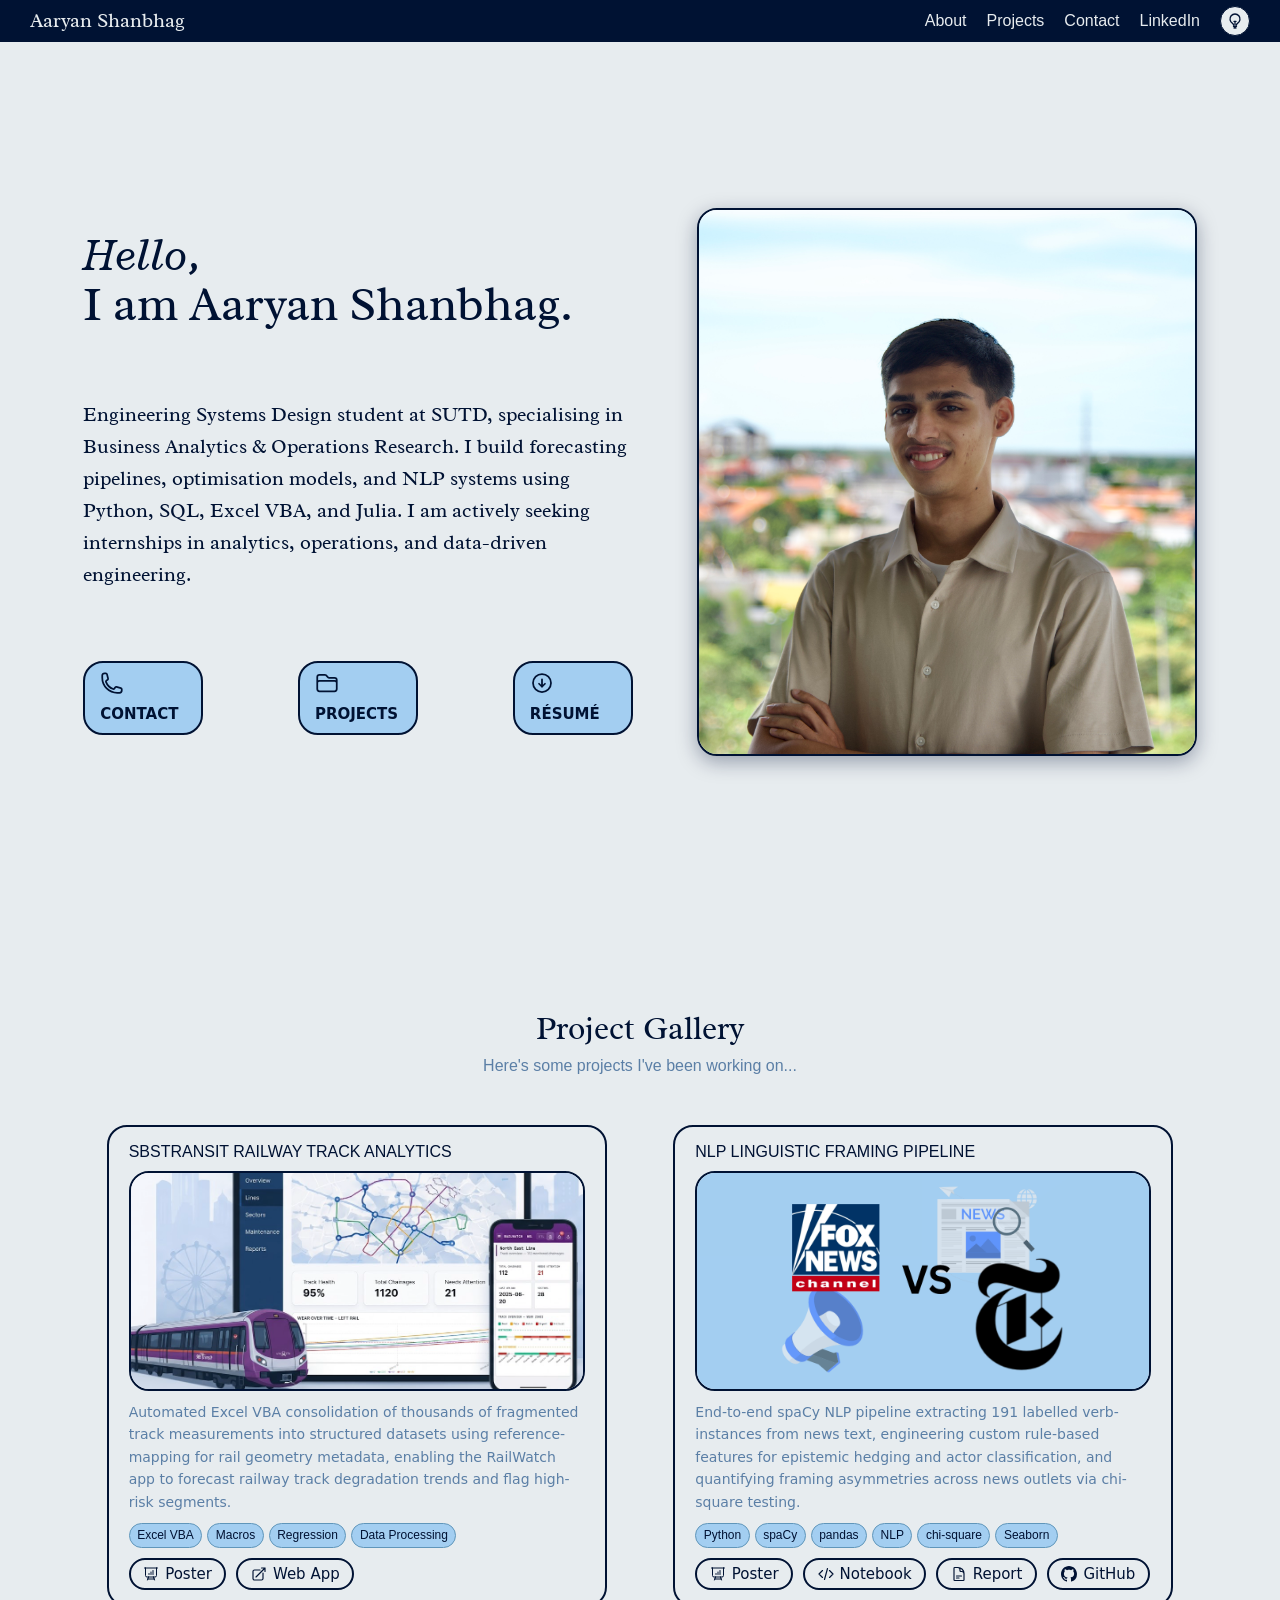
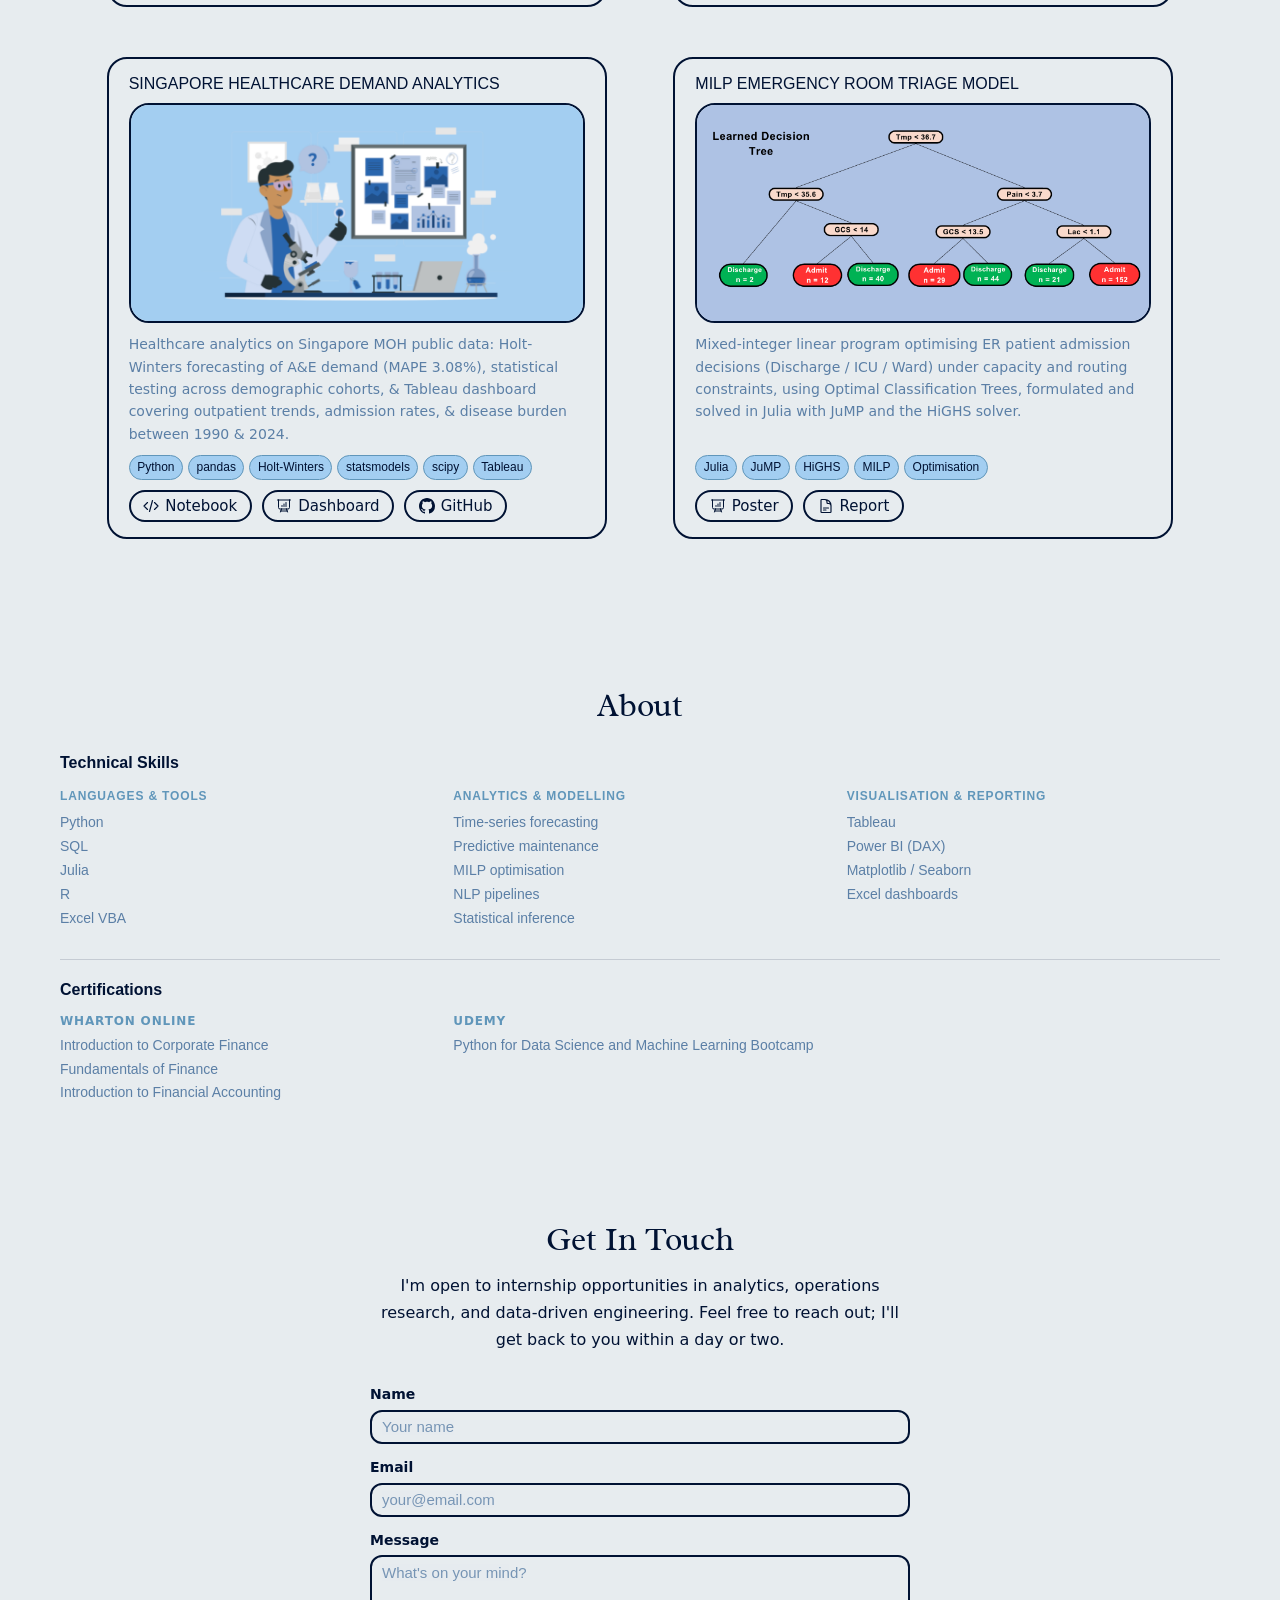
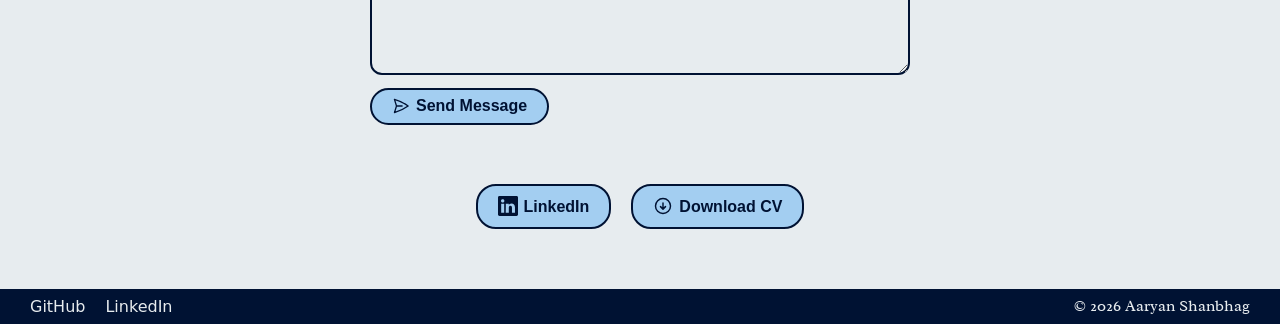
<file: index.html>
<!DOCTYPE html>
<html lang="en">

<head>
    <meta charset="UTF-8" />
    <meta name="viewport" content="width=device-width, initial-scale=1.0" />
    <meta name="theme-color" id="theme-color" content="#001233" />
    <title>Aaryan Shanbhag | Engineering Systems Design | SUTD Portfolio</title>
    <meta name="description"
        content="Aaryan Shanbhag — Engineering Systems Design student at SUTD specialising in Business Analytics and Operations Research. Portfolio of data analytics, forecasting, NLP, and optimisation projects using Python, SQL, Excel, and Julia." />
    <meta name="keywords"
        content="Aaryan Shanbhag, SUTD, Engineering Systems Design, Business Analytics, Operations Research, Python, data analytics, forecasting, optimisation, internship, Singapore" />
    <link rel="canonical" href="https://aaryanshb.github.io/" />
    <meta name="google-site-verification" content="KvdBlUunoIaz4lOn9QxblLStWUXUm6i-8aeHoLUm9eo" />

    <!-- Open Graph -->
    <meta property="og:type" content="website" />
    <meta property="og:url" content="https://aaryanshb.github.io/" />
    <meta property="og:title" content="Aaryan Shanbhag | Engineering Systems Design | SUTD" />
    <meta property="og:description"
        content="Portfolio of data analytics, forecasting, NLP, and optimisation projects. Engineering Systems Design student at SUTD seeking internships in analytics and operations." />
    <meta property="og:image" content="https://aaryanshb.github.io/profile.jpg" />

    <!-- Twitter Card -->
    <meta name="twitter:card" content="summary_large_image" />
    <meta name="twitter:title" content="Aaryan Shanbhag | Engineering Systems Design | SUTD" />
    <meta name="twitter:description"
        content="Portfolio of data analytics, forecasting, NLP, and optimisation projects." />
    <meta name="twitter:image" content="https://aaryanshb.github.io/profile.jpg" />

    <!-- Structured Data -->
    <script type="application/ld+json">
    {
      "@context": "https://schema.org",
      "@type": "Person",
      "name": "Aaryan Shanbhag",
      "url": "https://aaryanshb.github.io",
      "email": "aaryan6104@gmail.com",
      "sameAs": [
        "https://www.linkedin.com/in/aaryanshb",
        "https://github.com/aaryanshb"
      ],
      "jobTitle": "Engineering Systems Design Student",
      "description": "Engineering Systems Design student at SUTD specialising in Business Analytics and Operations Research. Experienced in time-series forecasting, NLP pipelines, predictive maintenance, and optimisation modelling.",
      "alumniOf": {
        "@type": "EducationalOrganization",
        "name": "Singapore University of Technology and Design",
        "url": "https://www.sutd.edu.sg"
      },
      "knowsAbout": [
        "Business Analytics", "Operations Research", "Data Analytics",
        "Time-Series Forecasting", "NLP", "Predictive Maintenance",
        "Mathematical Optimisation", "Python", "SQL", "Excel VBA", "Julia"
      ]
    }
    </script>

    <link rel="stylesheet" href="https://cdnjs.cloudflare.com/ajax/libs/font-awesome/6.5.0/css/all.min.css">
    <link rel="stylesheet" href="styles.css" />

</head>

<body>

    <header>
        <nav class="navbar">
            <a class="brand" href="#">Aaryan Shanbhag</a>

            <ul class="nav-links">
                <li><a href="#about">About</a></li>
                <li><a href="#projects">Projects</a></li>
                <li><a href="#contact" class="nav-cta">Contact</a></li>
                <li><a href="https://www.linkedin.com/in/aaryanshb" target="_blank"
                        rel="noopener noreferrer">LinkedIn</a></li>
                <li><button class="theme-toggle" aria-label="Toggle theme">
                        <svg xmlns="http://www.w3.org/2000/svg" fill="none" viewBox="0 0 24 24" stroke-width="2"
                            stroke="currentColor" width="16" height="16">
                            <path stroke-linecap="round" stroke-linejoin="round"
                                d="M12 18v-5.25m0 0a6.01 6.01 0 0 0 1.5-.189m-1.5.189a6.01 6.01 0 0 1-1.5-.189m3.75 7.478a12.06 12.06 0 0 1-4.5 0m3.75 2.383a14.406 14.406 0 0 1-3 0M14.25 18v-.192c0-.983.658-1.823 1.508-2.316a7.5 7.5 0 1 0-7.517 0c.85.493 1.509 1.333 1.509 2.316V18" />
                        </svg>
                    </button>
                </li>
            </ul>

        </nav>

        <div class="hero">

            <div class="hero-info">
                <div class="hero-heading">
                    <h1><em>Hello,</em><br />I am Aaryan Shanbhag.</h1>
                </div>

                <div class="hero-about">
                    <p>
                        Engineering Systems Design student at SUTD, specialising in
                        Business Analytics &amp; Operations Research. I build forecasting
                        pipelines, optimisation models, and NLP systems using Python,
                        SQL, Excel VBA, and Julia. I am actively seeking internships
                        in analytics, operations, and data-driven engineering.
                    </p>
                </div>

                <div class="hero-actions">

                    <a href="#contact" class="btn contact-me">
                        <span>
                            <svg xmlns="http://www.w3.org/2000/svg" fill="none" viewBox="0 0 24 24" stroke-width="1.75"
                                stroke="currentColor" width="24" height="24">
                                <path stroke-linecap="round" stroke-linejoin="round"
                                    d="M2.25 6.75c0 8.284 6.716 15 15 15h2.25a2.25 2.25 0 0 0 2.25-2.25v-1.372c0-.516-.351-.966-.852-1.091l-4.423-1.106c-.44-.11-.902.055-1.173.417l-.97 1.293c-.282.376-.769.542-1.21.38a12.035 12.035 0 0 1-7.143-7.143c-.162-.441.004-.928.38-1.21l1.293-.97c.363-.271.527-.734.417-1.173L6.963 3.102a1.125 1.125 0 0 0-1.091-.852H4.5A2.25 2.25 0 0 0 2.25 4.5v2.25Z" />
                            </svg>
                            CONTACT
                        </span>
                    </a>
                    <a href="#projects" class="btn view-projects">
                        <span>
                            <svg xmlns="http://www.w3.org/2000/svg" fill="none" viewBox="0 0 24 24" stroke-width="1.75"
                                stroke="currentColor" width="24" height="24">
                                <path stroke-linecap="round" stroke-linejoin="round"
                                    d="M2.25 12.75V12A2.25 2.25 0 0 1 4.5 9.75h15A2.25 2.25 0 0 1 21.75 12v.75m-8.69-6.44-2.12-2.12a1.5 1.5 0 0 0-1.061-.44H4.5A2.25 2.25 0 0 0 2.25 6v12a2.25 2.25 0 0 0 2.25 2.25h15A2.25 2.25 0 0 0 21.75 18V9a2.25 2.25 0 0 0-2.25-2.25h-5.379a1.5 1.5 0 0 1-1.06-.44Z" />
                            </svg>
                            PROJECTS
                        </span>
                    </a>
                    <a href="aaryanshb_cv.pdf" class="btn dwnload-cv" target="_blank" rel="noopener noreferrer"
                        aria-label="Open résumé">
                        <span>
                            <svg xmlns="http://www.w3.org/2000/svg" fill="none" viewBox="0 0 24 24" stroke-width="1.75"
                                stroke="currentColor" width="24" height="24">
                                <path stroke-linecap="round" stroke-linejoin="round"
                                    d="m9 12.75 3 3m0 0 3-3m-3 3v-7.5M21 12a9 9 0 1 1-18 0 9 9 0 0 1 18 0Z" />
                            </svg>
                            RÉSUMÉ
                        </span>
                    </a>
                </div>

            </div>

            <div class="hero-image">
                <img src="profile.jpg" alt="Portrait of Aaryan" height=3328 width=3033 />
            </div>

        </div>
    </header>

    <section id="projects" class="projects">

        <h2>Project Gallery</h2>
        <h3 class="section-subheading">
            Here's some projects I've been working on...
        </h3>

        <div class="projects-grid">

            <!-- SBSTransit Railway Analytics -->
            <article class="project-card">
                <h3>SBSTRANSIT RAILWAY TRACK ANALYTICS</h3>
                <img src="project-illustrations/sbstransit-illustration.png"
                    alt="RailWatch dashboard showing track health across SBS Transit lines" />
                <p>Automated Excel VBA consolidation of thousands of fragmented track measurements into
                    structured datasets using reference-mapping for rail geometry metadata, enabling the
                    RailWatch app to forecast railway track degradation trends and flag high-risk segments.</p>
                <div class="project-tags">
                    <span class="tag">Excel VBA</span>
                    <span class="tag">Macros</span>
                    <span class="tag">Regression</span>
                    <span class="tag">Data Processing</span>
                </div>
                <div class="project-card-actions">
                    <a href="project-docs/sbstransit-poster.pdf" class="btn" target="_blank"
                        rel="noopener noreferrer">
                        <svg xmlns="http://www.w3.org/2000/svg" fill="none" viewBox="0 0 24 24" stroke-width="1.5"
                            stroke="currentColor" width="16" height="16">
                            <path stroke-linecap="round" stroke-linejoin="round"
                                d="M3.75 3v11.25A2.25 2.25 0 0 0 6 16.5h2.25M3.75 3h-1.5m1.5 0h16.5m0 0h1.5m-1.5 0v11.25A2.25 2.25 0 0 1 18 16.5h-2.25m-7.5 0h7.5m-7.5 0-1 3m8.5-3 1 3m0 0 .5 1.5m-.5-1.5h-9.5m0 0-.5 1.5M9 11.25v1.5M12 9v3.75m3-6v6" />
                        </svg>
                        <span>Poster</span>
                    </a>
                    <a href="https://railwatch-demo.onrender.com/" class="btn" target="_blank"
                        rel="noopener noreferrer">
                        <svg xmlns="http://www.w3.org/2000/svg" fill="none" viewBox="0 0 24 24" stroke-width="1.75"
                            stroke="currentColor" width="16" height="16">
                            <path stroke-linecap="round" stroke-linejoin="round"
                                d="M13.5 6H5.25A2.25 2.25 0 0 0 3 8.25v10.5A2.25 2.25 0 0 0 5.25 21h10.5A2.25 2.25 0 0 0 18 18.75V10.5m-10.5 6L21 3m0 0h-5.25M21 3v5.25" />
                        </svg>
                        <span>Web App</span>
                    </a>
                </div>
            </article>

            <!-- NLP Linguistic Framing -->
            <article class="project-card">
                <h3>NLP LINGUISTIC FRAMING PIPELINE</h3>
                <img src="project-illustrations/nlp-illustration.png"
                    alt="NLP pipeline for linguistic framing analysis" />
                <p>End-to-end spaCy NLP pipeline extracting 191 labelled verb-instances from news text,
                    engineering custom rule-based features for epistemic hedging and actor classification,
                    and quantifying framing asymmetries across news outlets via chi-square testing.</p>
                <div class="project-tags">
                    <span class="tag">Python</span>
                    <span class="tag">spaCy</span>
                    <span class="tag">pandas</span>
                    <span class="tag">NLP</span>
                    <span class="tag">chi-square</span>
                    <span class="tag">Seaborn</span>
                </div>
                <div class="project-card-actions">
                    <a href="project-docs/nlp-poster.pdf" class="btn" target="_blank" rel="noopener noreferrer">
                        <svg xmlns="http://www.w3.org/2000/svg" fill="none" viewBox="0 0 24 24" stroke-width="1.5"
                            stroke="currentColor" width="16" height="16">
                            <path stroke-linecap="round" stroke-linejoin="round"
                                d="M3.75 3v11.25A2.25 2.25 0 0 0 6 16.5h2.25M3.75 3h-1.5m1.5 0h16.5m0 0h1.5m-1.5 0v11.25A2.25 2.25 0 0 1 18 16.5h-2.25m-7.5 0h7.5m-7.5 0-1 3m8.5-3 1 3m0 0 .5 1.5m-.5-1.5h-9.5m0 0-.5 1.5M9 11.25v1.5M12 9v3.75m3-6v6" />
                        </svg>
                        <span>Poster</span>
                    </a>
                    <a href="https://colab.research.google.com/drive/1ZUarHT06fX9YOzjZWnN3bUkYdcg-YqaU" class="btn"
                        target="_blank" rel="noopener noreferrer">
                        <svg xmlns="http://www.w3.org/2000/svg" fill="none" viewBox="0 0 24 24" stroke-width="1.75"
                            stroke="currentColor" width="16" height="16">
                            <path stroke-linecap="round" stroke-linejoin="round"
                                d="M17.25 6.75 22.5 12l-5.25 5.25m-10.5 0L1.5 12l5.25-5.25m7.5-3-4.5 16.5" />
                        </svg>
                        <span>Notebook</span>
                    </a>
                    <a href="project-docs/nlp-report.pdf" class="btn" target="_blank" rel="noopener noreferrer">
                        <svg xmlns="http://www.w3.org/2000/svg" fill="none" viewBox="0 0 24 24" stroke-width="1.75"
                            stroke="currentColor" width="16" height="16">
                            <path stroke-linecap="round" stroke-linejoin="round"
                                d="M19.5 14.25v-2.625a3.375 3.375 0 0 0-3.375-3.375h-1.5A1.125 1.125 0 0 1 13.5 7.125v-1.5a3.375 3.375 0 0 0-3.375-3.375H8.25m0 12.75h7.5m-7.5 3H12M10.5 2.25H5.625c-.621 0-1.125.504-1.125 1.125v17.25c0 .621.504 1.125 1.125 1.125h12.75c.621 0 1.125-.504 1.125-1.125V11.25a9 9 0 0 0-9-9Z" />
                        </svg>
                        <span>Report</span>
                    </a>
                    <a href="https://github.com/aaryanshb/linguistic-bias-analysis" class="btn" target="_blank"
                        rel="noopener noreferrer">
                        <svg xmlns="http://www.w3.org/2000/svg" width="16" height="16" fill="currentColor"
                            viewBox="0 0 16 16">
                            <path
                                d="M8 0C3.58 0 0 3.58 0 8c0 3.54 2.29 6.53 5.47 7.59.4.07.55-.17.55-.38 0-.19-.01-.82-.01-1.49-2.01.37-2.53-.49-2.69-.94-.09-.23-.48-.94-.82-1.13-.28-.15-.68-.52-.01-.53.63-.01 1.08.58 1.23.82.72 1.21 1.87.87 2.33.66.07-.52.28-.87.51-1.07-1.78-.2-3.64-.89-3.64-3.95 0-.87.31-1.59.82-2.15-.08-.2-.36-1.02.08-2.12 0 0 .67-.21 2.2.82.64-.18 1.32-.27 2-.27s1.36.09 2 .27c1.53-1.04 2.2-.82 2.2-.82.44 1.1.16 1.92.08 2.12.51.56.82 1.27.82 2.15 0 3.07-1.87 3.75-3.65 3.95.29.25.54.73.54 1.48 0 1.07-.01 1.93-.01 2.2 0 .21.15.46.55.38A8.01 8.01 0 0 0 16 8c0-4.42-3.58-8-8-8" />
                        </svg>
                        <span>GitHub</span>
                    </a>
                </div>
            </article>

            <!-- Singapore Healthcare Analytics -->
            <article class="project-card">
                <h3>SINGAPORE HEALTHCARE DEMAND ANALYTICS</h3>
                <img src="project-illustrations/sg-healthcare-analytics.png"
                    alt="Holt-Winters forecast of Singapore A&E attendance" />
                <p>Healthcare analytics on Singapore MOH public data: Holt-Winters forecasting of A&E demand
                    (MAPE 3.08%), statistical testing across demographic cohorts, & Tableau dashboard
                    covering outpatient trends, admission rates, & disease burden between 1990 & 2024.</p>
                <div class="project-tags">
                    <span class="tag">Python</span>
                    <span class="tag">pandas</span>
                    <span class="tag">Holt-Winters</span>
                    <span class="tag">statsmodels</span>
                    <span class="tag">scipy</span>
                    <span class="tag">Tableau</span>
                </div>
                <div class="project-card-actions">
                    <a href="https://colab.research.google.com/drive/19o1IaW1ny6qZ6TeWIeiynf-HPsCmsWU9?" class="btn"
                        target="_blank" rel="noopener noreferrer">
                        <svg xmlns="http://www.w3.org/2000/svg" fill="none" viewBox="0 0 24 24" stroke-width="1.75"
                            stroke="currentColor" width="16" height="16">
                            <path stroke-linecap="round" stroke-linejoin="round"
                                d="M17.25 6.75 22.5 12l-5.25 5.25m-10.5 0L1.5 12l5.25-5.25m7.5-3-4.5 16.5" />
                        </svg>
                        <span>Notebook</span>
                    </a>
                    <a href="https://public.tableau.com/views/sg-healthcare-analytics/Dashboard1" class="btn"
                        target="_blank" rel="noopener noreferrer">
                        <svg xmlns="http://www.w3.org/2000/svg" fill="none" viewBox="0 0 24 24" stroke-width="1.5"
                            stroke="currentColor" width="16" height="16">
                            <path stroke-linecap="round" stroke-linejoin="round"
                                d="M3.75 3v11.25A2.25 2.25 0 0 0 6 16.5h2.25M3.75 3h-1.5m1.5 0h16.5m0 0h1.5m-1.5 0v11.25A2.25 2.25 0 0 1 18 16.5h-2.25m-7.5 0h7.5m-7.5 0-1 3m8.5-3 1 3m0 0 .5 1.5m-.5-1.5h-9.5m0 0-.5 1.5M9 11.25v1.5M12 9v3.75m3-6v6" />
                        </svg>
                        <span>Dashboard</span>
                    </a>
                    <a href="https://github.com/aaryanshb/sg-healthcare-analytics" class="btn" target="_blank"
                        rel="noopener noreferrer">
                        <svg xmlns="http://www.w3.org/2000/svg" width="16" height="16" fill="currentColor"
                            viewBox="0 0 16 16">
                            <path
                                d="M8 0C3.58 0 0 3.58 0 8c0 3.54 2.29 6.53 5.47 7.59.4.07.55-.17.55-.38 0-.19-.01-.82-.01-1.49-2.01.37-2.53-.49-2.69-.94-.09-.23-.48-.94-.82-1.13-.28-.15-.68-.52-.01-.53.63-.01 1.08.58 1.23.82.72 1.21 1.87.87 2.33.66.07-.52.28-.87.51-1.07-1.78-.2-3.64-.89-3.64-3.95 0-.87.31-1.59.82-2.15-.08-.2-.36-1.02.08-2.12 0 0 .67-.21 2.2.82.64-.18 1.32-.27 2-.27s1.36.09 2 .27c1.53-1.04 2.2-.82 2.2-.82.44 1.1.16 1.92.08 2.12.51.56.82 1.27.82 2.15 0 3.07-1.87 3.75-3.65 3.95.29.25.54.73.54 1.48 0 1.07-.01 1.93-.01 2.2 0 .21.15.46.55.38A8.01 8.01 0 0 0 16 8c0-4.42-3.58-8-8-8" />
                        </svg>
                        <span>GitHub</span>
                    </a>
                </div>
            </article>

            <!-- MILP ER Triage -->
            <article class="project-card">
                <h3>MILP EMERGENCY ROOM TRIAGE MODEL</h3>
                <img src="project-illustrations/milp-er-illustration.png"
                    alt="MILP optimisation model for ER patient triage" />
                <p>Mixed-integer linear program optimising ER patient admission decisions (Discharge / ICU /
                    Ward) under capacity and routing constraints, using Optimal Classification Trees,
                    formulated and solved in Julia with JuMP and the HiGHS solver.</p>
                <div class="project-tags">
                    <span class="tag">Julia</span>
                    <span class="tag">JuMP</span>
                    <span class="tag">HiGHS</span>
                    <span class="tag">MILP</span>
                    <span class="tag">Optimisation</span>
                </div>
                <div class="project-card-actions">
                    <a href="project-docs/milp-er-poster.pdf" class="btn" target="_blank" rel="noopener noreferrer">
                        <svg xmlns="http://www.w3.org/2000/svg" fill="none" viewBox="0 0 24 24" stroke-width="1.5"
                            stroke="currentColor" width="16" height="16">
                            <path stroke-linecap="round" stroke-linejoin="round"
                                d="M3.75 3v11.25A2.25 2.25 0 0 0 6 16.5h2.25M3.75 3h-1.5m1.5 0h16.5m0 0h1.5m-1.5 0v11.25A2.25 2.25 0 0 1 18 16.5h-2.25m-7.5 0h7.5m-7.5 0-1 3m8.5-3 1 3m0 0 .5 1.5m-.5-1.5h-9.5m0 0-.5 1.5M9 11.25v1.5M12 9v3.75m3-6v6" />
                        </svg>
                        <span>Poster</span>
                    </a>
                    <a href="project-docs/milp-er-report.pdf" class="btn" target="_blank" rel="noopener noreferrer">
                        <svg xmlns="http://www.w3.org/2000/svg" fill="none" viewBox="0 0 24 24" stroke-width="1.75"
                            stroke="currentColor" width="16" height="16">
                            <path stroke-linecap="round" stroke-linejoin="round"
                                d="M19.5 14.25v-2.625a3.375 3.375 0 0 0-3.375-3.375h-1.5A1.125 1.125 0 0 1 13.5 7.125v-1.5a3.375 3.375 0 0 0-3.375-3.375H8.25m0 12.75h7.5m-7.5 3H12M10.5 2.25H5.625c-.621 0-1.125.504-1.125 1.125v17.25c0 .621.504 1.125 1.125 1.125h12.75c.621 0 1.125-.504 1.125-1.125V11.25a9 9 0 0 0-9-9Z" />
                        </svg>
                        <span>Report</span>
                    </a>
                </div>
            </article>

            <!--
            <article class="project-card">
                <h3>BUS-FLEET FUEL FORECASTING – SURABAYA</h3>
                <div class="card-flip">
                    <div class="card-flip-inner">
                        <div class="card-flip-front">
                            <img src="project-illustrations/bus-forecast-illustration.png" alt="Bus fleet fuel and revenue forecasting model" />
                        </div>
                        <div class="card-flip-back">
                            <p>Holt-Winters time-series model forecasting fuel consumption and revenue for Surabaya's public bus operator — 3-scenario projections (optimistic/moderate/pessimistic) with 95% confidence intervals and Benefit-Cost Analysis (BCA = 0.93).</p>
                        </div>
                    </div>
                </div>
                <div class="card-details">
                    <div class="project-tags">
                        <span class="tag">Python</span>
                        <span class="tag">Holt-Winters</span>
                        <span class="tag">Excel</span>
                        <span class="tag">Time-Series</span>
                        <span class="tag">BCA</span>
                    </div>
                    <div class="project-card-actions">
                        <a href="https://colab.research.google.com/drive/15jF82O8S_EEiXkzylCBqKfVTLHpmtDtd?usp=sharing" class="btn" target="_blank" rel="noopener noreferrer">
                            <svg xmlns="http://www.w3.org/2000/svg" fill="none" viewBox="0 0 24 24" stroke-width="1.75" stroke="currentColor" width="16" height="16"><path stroke-linecap="round" stroke-linejoin="round" d="M17.25 6.75 22.5 12l-5.25 5.25m-10.5 0L1.5 12l5.25-5.25m7.5-3-4.5 16.5" /></svg>
                            <span>Notebook</span>
                        </a>
                    </div>
                </div>
                <button class="card-toggle" aria-expanded="false">
                    <span class="toggle-text">See more</span>
                    <svg xmlns="http://www.w3.org/2000/svg" fill="none" viewBox="0 0 24 24" stroke-width="1.75" stroke="currentColor" width="16" height="16"><path stroke-linecap="round" stroke-linejoin="round" d="m19.5 8.25-7.5 7.5-7.5-7.5" /></svg>
                </button>
            </article>

            <article class="project-card">
                <h3>VORONOI CRATER</h3>
                <img src="project-imgs/voronoi-crater.jpg" alt="Parametric Voronoi crater terrain model"
                    class="project-image" />
                <p>
                    Parametric 3D terrain generator using Voronoi tessellation in Grasshopper/Rhino — deployed as an
                    interactive real-time web application on ShapeDiver.
                </p>
                <div class="project-tags">
                    <span class="tag">Grasshopper</span>
                    <span class="tag">Rhino</span>
                    <span class="tag">Parametric Design</span>
                    <span class="tag">ShapeDiver</span>
                </div>
                <div class="project-card-actions">
                    <a href="https://www.shapediver.com/app/builder/v1/main/latest/?slug=crater-503&redirect=0"
                        class="btn github" target="_blank" rel="noopener noreferrer">
                        <svg xmlns="http://www.w3.org/2000/svg" viewBox="0 0 20 20" fill="currentColor" height="16"
                            width="16">
                            <path fill-rule="evenodd"
                                d="M4.606 12.97a.75.75 0 0 1-.134 1.051 2.494 2.494 0 0 0-.93 2.437 2.494 2.494 0 0 0 2.437-.93.75.75 0 1 1 1.186.918 3.995 3.995 0 0 1-4.482 1.332.75.75 0 0 1-.461-.461 3.994 3.994 0 0 1 1.332-4.482.75.75 0 0 1 1.052.134Z"
                                clip-rule="evenodd" />
                            <path fill-rule="evenodd"
                                d="M5.752 12A13.07 13.07 0 0 0 8 14.248v4.002c0 .414.336.75.75.75a5 5 0 0 0 4.797-6.414 12.984 12.984 0 0 0 5.45-10.848.75.75 0 0 0-.735-.735 12.984 12.984 0 0 0-10.849 5.45A5 5 0 0 0 1 11.25c.001.414.337.75.751.75h4.002ZM13 9a2 2 0 1 0 0-4 2 2 0 0 0 0 4Z"
                                clip-rule="evenodd" />
                        </svg>
                        <span>Launch</span>
                    </a>
                    <a href="project-docs/CTD_template_10-37-55_PM.pptx" class="btn ppt" target="_blank"
                        rel="noopener noreferrer">
                        <svg xmlns="http://www.w3.org/2000/svg" width="16" height="16" fill="currentColor"
                            class="bi bi-file-earmark-ppt-fill" viewBox="0 0 16 16">
                            <path d="M8.188 10H7V6.5h1.188a1.75 1.75 0 1 1 0 3.5" />
                            <path
                                d="M4 0h5.293A1 1 0 0 1 10 .293L13.707 4a1 1 0 0 1 .293.707V14a2 2 0 0 1-2 2H4a2 2 0 0 1-2-2V2a2 2 0 0 1 2-2m5.5 1.5v2a1 1 0 0 0 1 1h2zM7 5.5a1 1 0 0 0-1 1V13a.5.5 0 0 0 1 0v-2h1.188a2.75 2.75 0 0 0 0-5.5z" />
                        </svg>
                        <span>Docs</span>
                    </a>
                </div>
            </article>
            -->

        </div>
    </section>

    <section id="about" class="about">
        <h2>About</h2>

        <div class="about-content">

            <div class="about-skills">
                <h3>Technical Skills</h3>
                <div class="skills-grid">
                    <div class="skill-category">
                        <h4>Languages &amp; Tools</h4>
                        <ul>
                            <li>Python</li>
                            <li>SQL</li>
                            <li>Julia</li>
                            <li>R</li>
                            <li>Excel VBA</li>
                        </ul>
                    </div>
                    <div class="skill-category">
                        <h4>Analytics &amp; Modelling</h4>
                        <ul>
                            <li>Time-series forecasting</li>
                            <li>Predictive maintenance</li>
                            <li>MILP optimisation</li>
                            <li>NLP pipelines</li>
                            <li>Statistical inference</li>
                        </ul>
                    </div>
                    <div class="skill-category">
                        <h4>Visualisation &amp; Reporting</h4>
                        <ul>
                            <li>Tableau</li>
                            <li>Power BI (DAX)</li>
                            <li>Matplotlib / Seaborn</li>
                            <li>Excel dashboards</li>
                        </ul>
                    </div>
                </div>
            </div>
        </div>

        <div class="about-certs">
            <h3>Certifications</h3>
            <div class="cert-groups">
                <div class="cert-group">
                    <span class="cert-issuer">Wharton Online</span>
                    <ul class="cert-list">
                        <li><a class="cert-name"
                                href="https://www.coursera.org/account/accomplishments/certificate/NRV6RA9DHV9Q"
                                target="_blank" rel="noopener noreferrer">Introduction to Corporate Finance</a></li>
                        <li><a class="cert-name"
                                href="https://www.coursera.org/account/accomplishments/certificate/VHAV98VZ9LB9"
                                target="_blank" rel="noopener noreferrer">Fundamentals of Finance</a></li>
                        <li><a class="cert-name"
                                href="https://www.coursera.org/account/accomplishments/certificate/69G99YMDXMKJ"
                                target="_blank" rel="noopener noreferrer">Introduction to Financial Accounting</a></li>
                    </ul>
                </div>
                <div class="cert-group">
                    <span class="cert-issuer">Udemy</span>
                    <ul class="cert-list">
                        <li><a class="cert-name"
                                href="https://www.udemy.com/certificate/UC-92466622-7716-4490-95e5-348b876a0d53/"
                                target="_blank" rel="noopener noreferrer">Python for Data Science and Machine Learning
                                Bootcamp</a></li>
                    </ul>
                </div>
                <div class="cert-group"></div>
            </div>
        </div>
    </section>


    <section id="contact" class="contact">
        <h2>Get In Touch</h2>
        <p class="contact-intro">
            I'm open to internship opportunities in analytics, operations research, and
            data-driven engineering. Feel free to reach out; I'll get back to you within a day or two.
        </p>

        <form id="contact-form" class="contact-form" novalidate>
            <input type="hidden" name="access_key" value="3bb13c8c-9c48-430e-8bb5-17cb71ad2265">
            <input type="hidden" name="subject" value="New message from aaryanshb.github.io">
            <input type="checkbox" name="botcheck" style="display:none" tabindex="-1" autocomplete="off">

            <div class="form-group">
                <label for="cf-name">Name</label>
                <input type="text" id="cf-name" name="name" placeholder="Your name" required>
            </div>
            <div class="form-group">
                <label for="cf-email">Email</label>
                <input type="email" id="cf-email" name="email" placeholder="your@email.com" required>
            </div>
            <div class="form-group">
                <label for="cf-message">Message</label>
                <textarea id="cf-message" name="message" rows="5" placeholder="What's on your mind?"
                    required></textarea>
            </div>

            <button type="submit" class="btn" id="cf-submit">
                <svg xmlns="http://www.w3.org/2000/svg" fill="none" viewBox="0 0 24 24" stroke-width="1.75"
                    stroke="currentColor" width="18" height="18">
                    <path stroke-linecap="round" stroke-linejoin="round"
                        d="M6 12 3.269 3.125A59.769 59.769 0 0 1 21.485 12 59.768 59.768 0 0 1 3.27 20.875L5.999 12Zm0 0h7.5" />
                </svg>
                Send Message
            </button>
            <p id="cf-result" class="cf-result" aria-live="polite"></p>
        </form>

        <div class="contact-links">
            <a href="https://www.linkedin.com/in/aaryanshb" class="btn" target="_blank" rel="noopener noreferrer">
                <svg xmlns="http://www.w3.org/2000/svg" width="20" height="20" fill="currentColor" viewBox="0 0 16 16">
                    <path
                        d="M0 1.146C0 .513.526 0 1.175 0h13.65C15.474 0 16 .513 16 1.146v13.708c0 .633-.526 1.146-1.175 1.146H1.175C.526 16 0 15.487 0 14.854zm4.943 12.248V6.169H2.542v7.225zm-1.2-8.212c.837 0 1.358-.554 1.358-1.248-.015-.709-.52-1.248-1.342-1.248S2.4 3.226 2.4 3.934c0 .694.521 1.248 1.327 1.248zm4.908 8.212V9.359c0-.216.016-.432.08-.586.173-.431.568-.878 1.232-.878.869 0 1.216.662 1.216 1.634v3.865h2.401V9.25c0-2.22-1.184-3.252-2.764-3.252-1.274 0-1.845.7-2.165 1.193v.025h-.016l.016-.025V6.169h-2.4c.03.678 0 7.225 0 7.225z" />
                </svg>
                LinkedIn
            </a>
            <a href="aaryanshb_cv.pdf" class="btn" download aria-label="Download résumé">
                <svg xmlns="http://www.w3.org/2000/svg" fill="none" viewBox="0 0 24 24" stroke-width="1.75"
                    stroke="currentColor" width="20" height="20">
                    <path stroke-linecap="round" stroke-linejoin="round"
                        d="m9 12.75 3 3m0 0 3-3m-3 3v-7.5M21 12a9 9 0 1 1-18 0 9 9 0 0 1 18 0Z" />
                </svg>
                Download CV
            </a>
        </div>
    </section>

    <footer class="site-footer">
        <ul class="footer-socials">
            <li>
                <a href="https://github.com/aaryanshb" target="_blank" rel="noopener noreferrer">
                    GitHub
                </a>
            </li>
            <li>
                <a href="https://www.linkedin.com/in/aaryanshb" target="_blank" rel="noopener noreferrer">
                    LinkedIn
                </a>
            </li>
        </ul>

        <p class="footer-copyright">
            © 2026 Aaryan Shanbhag
        </p>
    </footer>

    <script>

        // Dark Mode Logic:
        const root = document.documentElement; // <html>
        const btn = document.querySelector(".theme-toggle");
        const themeColorMeta = document.getElementById("theme-color");

        const NAVBAR_LIGHT = "#001233";
        const NAVBAR_DARK = "#E7ECEF";

        function applyTheme(dark) {
            if (dark) {
                root.setAttribute("data-theme", "dark");
                themeColorMeta.setAttribute("content", NAVBAR_DARK);
            } else {
                root.removeAttribute("data-theme");
                themeColorMeta.setAttribute("content", NAVBAR_LIGHT);
            }
        }

        // Load saved theme (if any)
        const saved = localStorage.getItem("theme");
        applyTheme(saved === "dark");

        btn.addEventListener("click", () => {
            const isDark = root.getAttribute("data-theme") === "dark";
            applyTheme(!isDark);
            localStorage.setItem("theme", !isDark ? "dark" : "light");
        });

    </script>

    <script>
        const contactForm = document.getElementById('contact-form');
        if (contactForm) {
            contactForm.addEventListener('submit', async function (e) {
                e.preventDefault();
                const btn = document.getElementById('cf-submit');
                const result = document.getElementById('cf-result');
                const originalHTML = btn.innerHTML;

                btn.disabled = true;
                btn.innerHTML = 'Sending…';
                result.textContent = '';
                result.className = 'cf-result';

                try {
                    const res = await fetch('https://api.web3forms.com/submit', {
                        method: 'POST',
                        body: new FormData(contactForm)
                    });
                    const data = await res.json();

                    if (data.success) {
                        result.textContent = "Message sent! I'll get back to you soon.";
                        result.className = 'cf-result cf-success';
                        contactForm.reset();
                    } else {
                        result.textContent = 'Something went wrong. Please try again or email me directly.';
                        result.className = 'cf-result cf-error';
                    }
                } catch {
                    result.textContent = 'Network error. Please try again.';
                    result.className = 'cf-result cf-error';
                }

                btn.disabled = false;
                btn.innerHTML = originalHTML;
            });
        }
    </script>

</body>

</html>
</file>
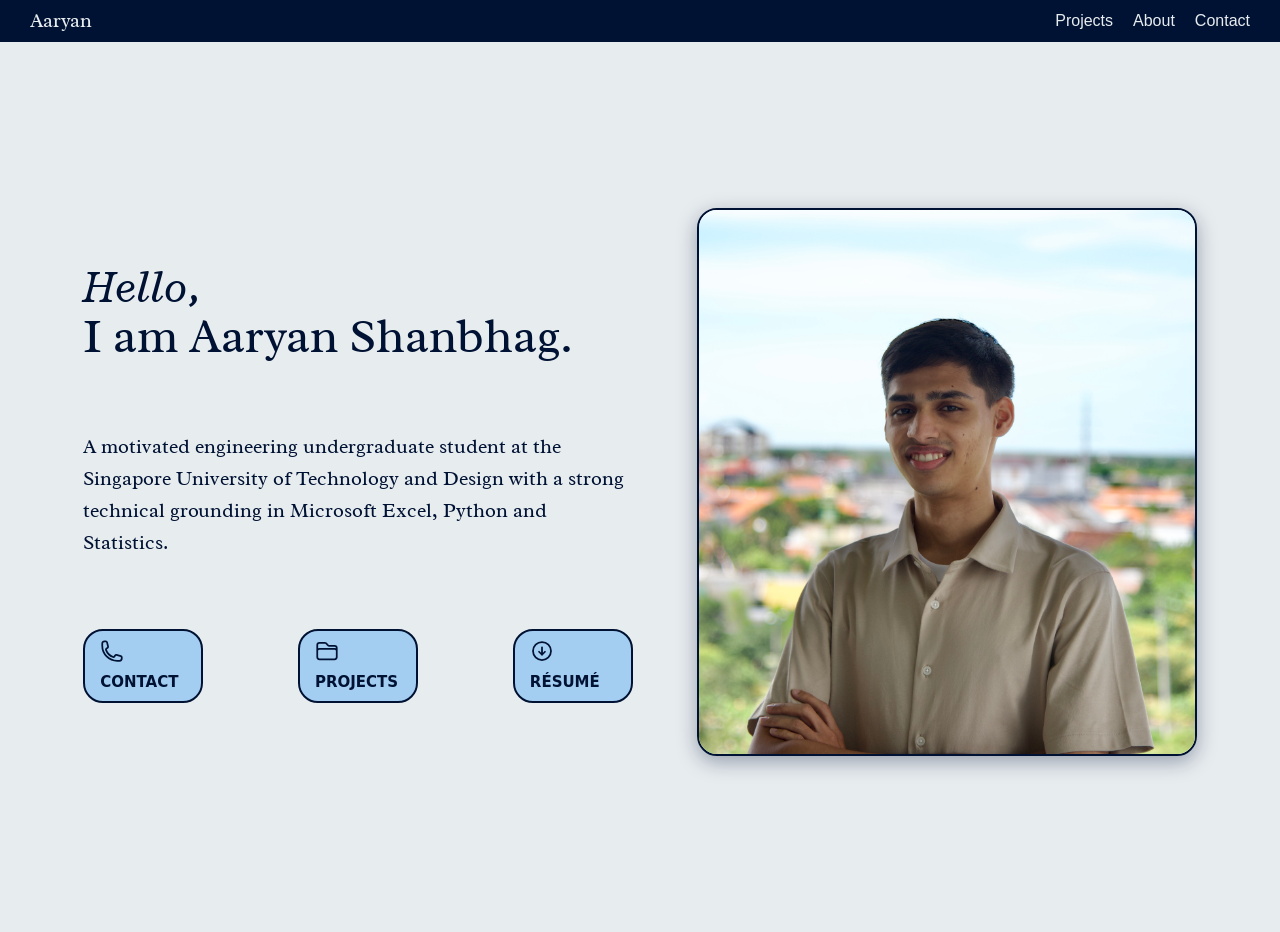
<file: Aaryan Shanbhag | Portfolio.html>
<!DOCTYPE html>
<html lang="en">

<head>
    <meta charset="UTF-8" />
    <meta name="viewport" content="width=device-width, initial-scale=1.0" />
    <title>Aaryan Shanbhag | Portfolio</title>

    <link rel="stylesheet" href="https://cdnjs.cloudflare.com/ajax/libs/font-awesome/6.5.0/css/all.min.css">
    <link rel="stylesheet" href="styles.css" />

</head>

<body>

    <header>
        <nav class="navbar">
            <a class="brand" href="#">Aaryan</a>

            <ul class="nav-links">
                <li><a href="#projects">Projects</a></li>
                <li><a href="#about">About</a></li>
                <li><a href="#contact" class="nav-cta">Contact</a></li>
            </ul>
        </nav>

        <div class="hero">

            <div class="hero-info">
                <div class="hero-heading">
                    <h1><em>Hello,</em><br />I am Aaryan Shanbhag.</h1>
                </div>

                <div class="hero-about">
                    <p>
                        A motivated engineering undergraduate student at the Singapore University of
                        Technology and Design with a strong technical grounding in Microsoft Excel,
                        Python and Statistics.
                    </p>
                </div>

                <div class="hero-actions">
                    <a href="#contact" class="btn contact-me">
                        <span>
                            <svg xmlns="http://www.w3.org/2000/svg" fill="none" viewBox="0 0 24 24" stroke-width="1.75"
                                stroke="currentColor" width="24" height="24">
                                <path stroke-linecap="round" stroke-linejoin="round"
                                    d="M2.25 6.75c0 8.284 6.716 15 15 15h2.25a2.25 2.25 0 0 0 2.25-2.25v-1.372c0-.516-.351-.966-.852-1.091l-4.423-1.106c-.44-.11-.902.055-1.173.417l-.97 1.293c-.282.376-.769.542-1.21.38a12.035 12.035 0 0 1-7.143-7.143c-.162-.441.004-.928.38-1.21l1.293-.97c.363-.271.527-.734.417-1.173L6.963 3.102a1.125 1.125 0 0 0-1.091-.852H4.5A2.25 2.25 0 0 0 2.25 4.5v2.25Z" />
                            </svg>
                            CONTACT
                        </span>
                    </a>
                    <a href="#projects" class="btn view-projects">
                        <span>
                            <svg xmlns="http://www.w3.org/2000/svg" fill="none" viewBox="0 0 24 24" stroke-width="1.75"
                                stroke="currentColor" width="24" height="24">
                                <path stroke-linecap="round" stroke-linejoin="round"
                                    d="M2.25 12.75V12A2.25 2.25 0 0 1 4.5 9.75h15A2.25 2.25 0 0 1 21.75 12v.75m-8.69-6.44-2.12-2.12a1.5 1.5 0 0 0-1.061-.44H4.5A2.25 2.25 0 0 0 2.25 6v12a2.25 2.25 0 0 0 2.25 2.25h15A2.25 2.25 0 0 0 21.75 18V9a2.25 2.25 0 0 0-2.25-2.25h-5.379a1.5 1.5 0 0 1-1.06-.44Z" />
                            </svg>
                            PROJECTS
                        </span>
                    </a>
                    <a href="#resume" class="btn dwnload-cv">
                        <span>
                            <svg xmlns="http://www.w3.org/2000/svg" fill="none" viewBox="0 0 24 24" stroke-width="1.75"
                                stroke="currentColor" width="24" height="24">
                                <path stroke-linecap="round" stroke-linejoin="round"
                                    d="m9 12.75 3 3m0 0 3-3m-3 3v-7.5M21 12a9 9 0 1 1-18 0 9 9 0 0 1 18 0Z" />
                            </svg>
                            RÉSUMÉ
                        </span>
                    </a>
                </div>

            </div>

            <div class="hero-image">
                <img src="profile.jpg" alt="Portrait of Aaryan" height=3328px width=3033px />
            </div>

        </div>

    </header>

</body>

</html>
</file>
<file: styles.css>
/* =========================================================
   THEME TOKENS
   ========================================================= */

/* Light mode (default) */
:root {
    --text: #001233;
    /* Prussian Blue  — text, borders, navbar */
    --ui-1: #6096BA;
    /* Steel Blue  — accents, tag borders  */
    --ui-2: #A3CEF1;
    /* Icy Blue    — button/tag fills      */
    --bg: #E7ECEF;
    /* Platinum    — page background       */
    --muted: #5B7FA6;
    /* Blue-Grey   — secondary/muted text  */

    --overlay-1: rgba(0, 18, 51, 0.05);
    --overlay-2: rgba(0, 18, 51, 0.10);
    --overlay-3: rgba(0, 18, 51, 0.15);
    --shadow: rgba(0, 18, 51, 0.35);
}

/* Dark mode (toggle) */
[data-theme="dark"] {
    --text: #E7ECEF;
    /* Platinum    — text in dark mode     */
    --ui-1: #A3CEF1;
    /* Icy Blue    — accent in dark mode   */
    --ui-2: #1e3a58;
    /* deep navy   — button/tag fills      */
    --bg: #000a1f;
    /* near-black navy — page background   */
    --muted: #5B7FA6;
    /* Grey Olive  — secondary/muted text  */

    --overlay-1: rgba(231, 236, 239, 0.05);
    --overlay-2: rgba(231, 236, 239, 0.09);
    --overlay-3: rgba(231, 236, 239, 0.14);
    --shadow: rgba(130, 183, 237, 0.25);
}

/* Fonts */
@font-face {
    font-family: "Radley";
    src: url("fonts/Radley-Regular.ttf") format("truetype");
    font-weight: 400;
    font-style: normal;
}

@font-face {
    font-family: "Radley";
    src: url("fonts/Radley-Italic.ttf") format("truetype");
    font-weight: 400;
    font-style: italic;
}

/* =========================================================
   BOILERPLATE CODE
   ========================================================= */
/* 1. Reset / base */
*,
*::before,
*::after {
    box-sizing: border-box;
    margin: 0;
    padding: 0;
}

/* 2. Base document styles */
html {
    font-size: 10px;
}

body {
    min-height: 500px;
    font-family: system-ui, -apple-system, BlinkMacSystemFont, "Segoe UI",
        Roboto, Helvetica, Arial, sans-serif;
    line-height: 1.6;
    background: var(--bg);
    color: var(--text);

    padding-top: 32px;

}

/* 3. Images */
img {
    max-width: 100%;
    display: block;
}

/* 4. Links */
a {
    color: inherit;
    text-decoration: none;
}

/* 5. Headings */
h1,
h2,
h3 {
    line-height: 1.2;
    font-weight: 400;
}

.hidden {
    display: none;
}

/* =========================================================
   HERO SECTION
   ========================================================= */

/* navbar */

.navbar {
    position: fixed;
    top: 0;
    left: 0;
    width: 100%;
    z-index: 1000;

    display: flex;
    justify-content: space-between;
    align-items: center;

    padding: 0.5rem 3rem;
    background: var(--text);
}

.brand {
    font-weight: 400;
    font-size: 20px;
    font-family: "Radley", "Times New Roman", serif;
    text-decoration: none;

    color: var(--bg);
}

.nav-links {
    list-style: none;
    display: flex;
    align-items: center;
    justify-content: space-evenly;
    gap: 2rem;
    margin: 0;
    padding: 0;
}

.nav-links a {
    text-decoration: none;
    font-size: 16px;
    font-family: "Roboto", "Segoe UI", "Helvetica Neue", Arial, sans-serif;
    font-weight: 500;
    line-height: 1.6;
    color: var(--bg);

}

.nav-links a:hover {
    text-decoration: underline;
}

/*
.nav-cta {
    padding: 0.5rem 1rem;
    border: 1px solid var(--bg);
    border-radius: 999px;
}
*/

.theme-toggle {
    width: 30px;
    height: 30px;

    display: inline-flex;
    align-items: center;
    justify-content: center;

    border-radius: 50%;
    border: 1px solid var(--text);
    background: var(--bg);
    color: var(--text);

    cursor: pointer;
}

.hero {
    min-height: 100dvh;

    display: flex;
    justify-content: center;
    align-items: center;
    gap: clamp(1.5rem, 5vw, 7rem);

}

/* left column */
.hero-info {
    display: flex;
    flex-direction: column;
    font-size: clamp(1rem, 2.5vw, 24px);
    max-width: 36ch;
    gap: clamp(1.5rem, 7vw, 7rem);

    /*outline: 2px solid red;*/
    margin-left: 2rem;
}

.hero-heading h1 {
    line-height: 1.05;
    font-family: "Radley", "Times New Roman", serif;
    font-weight: 400;
    white-space: nowrap;

    /*outline: 2px solid blue;*/
}

.hero-about p {
    font-family: "Radley", "Times New Roman", serif;
    font-size: clamp(1rem, 1.8vw, 20px);
    line-height: 1.6;
}

.hero-actions {
    display: flex;
    flex-direction: row;
    justify-content: space-between;
    align-items: center;
}

/*
.btn span{
  display: inline-flex;
  align-items: center;
  gap: 0.5rem;
}

.btn svg{
  display: block;  
  width: 1em;
  height: 1em;     
}
*/

.hero .btn {

    border: 2px solid var(--text);
    background: var(--ui-2);
    color: var(--text);
    padding: 0.75rem 1.5rem;
    border-radius: 20px;
    width: clamp(8rem, 12vw, 12rem);
    min-height: auto;
    font-size: clamp(1rem, 1.25vw, 1.5rem);
    font-weight: 600;
    text-decoration: none;
    cursor: pointer;

    transition:
        background-color 200ms ease,
        color 200ms ease,
        transform 150ms ease,
        box-shadow 150ms ease;
}

.hero .btn:hover {
    transform: translateY(-1px);
    background: var(--text);
    color: var(--bg);
    box-shadow: 0 6px 20px var(--shadow);
}

.hero .btn:active {
    transform: translateY(0);
    background: var(--text);
    color: var(--bg);
    box-shadow: 0 2px 8px var(--shadow);
}

.hero .btn:focus-visible {
    outline: 2px solid black;
    outline-offset: 3px;
}

/* right column */

.hero-image {
    max-width: 500px;
    height: auto;
    display: flex;
    border: 2px solid var(--text);
    box-shadow: 0 6px 20px var(--shadow);
    border-radius: 20px;
    overflow: hidden;

    margin-right: 2rem;

    transition:
        background-color 200ms ease,
        color 200ms ease,
        transform 150ms ease,
        box-shadow 150ms ease;
}

.hero-image img {
    width: 100%;
    height: 100%;
    object-fit: cover;
}

/* =========================================================
   THUMBNAIL — LOCKED
   Do not modify above unless broken
   ========================================================= */

h2 {
    min-height: 30px;

    display: flex;
    justify-content: center;

    line-height: 1.05;
    font-weight: 400;
    font-size: 32px;
    font-family: "Radley", "Times New Roman", serif;

}

/* =========================================================
   PROJECT SECTION
   ========================================================= */

.projects * {
    /*outline: 2px solid red;*/
}

.projects {
    max-width: 1200px;
    margin: 0 auto;
    padding: 4rem 2rem;
}

.projects h2 {
    margin-top: 4rem;
    margin-bottom: 1rem;
}

.projects-grid {
    display: flex;
    justify-content: space-evenly;
    flex-wrap: wrap;
    gap: 2rem;

}

.project-card {
    background: var(--bg);
    border: 2px solid var(--text);
    padding: 1.5rem 2rem;
    border-radius: 20px;

    width: 500px;
    margin-bottom: 3rem;

    display: flex;
    flex-direction: column;
}

.section-subheading {
    margin-bottom: 5rem;
    font-weight: 400;
    font-size: 16px;
    font-family: "Roboto", "Segoe UI", "Helvetica Neue", Arial, sans-serif;
    color: var(--muted);
    text-align: center;
}

.project-card h3 {

    font-weight: 500;
    font-size: 16px;
    font-family: "Roboto", "Segoe UI", "Helvetica Neue", Arial, sans-serif;

    margin-bottom: 1rem;
}

.project-card img {
    height: 220px;
    width: 100%;
    aspect-ratio: 3 / 2;
    object-fit: cover;

    border: 2px solid var(--text);
    border-radius: 20px;

    margin-bottom: 1rem;
}

.project-card p {
    margin-bottom: 1rem;
    flex: 1;
    color: var(--muted);
    font-size: 14px;
}

.project-card-actions {
    display: flex;
    align-items: center;
    gap: 1rem;
    flex-wrap: wrap;
    margin-top: auto;
}

/*
.icon {
    width: 1.25em;
    height: 1.25em;
}
*/

/* FIX: align icon + text inside project buttons */
.project-card .btn {
    display: inline-flex;
    align-items: center;
    justify-content: center;
    gap: 0.6rem;

    color: var(--text);
    text-decoration: none;

    padding: 0.6rem 1.25rem;

    border: 2px solid var(--text);
    border-radius: 20px;

    font-size: 15px;
    font-weight: 500;
    line-height: 1;
    cursor: pointer;
    white-space: nowrap;

    transition:
        background-color 200ms ease,
        color 200ms ease,
        transform 150ms ease,
        box-shadow 150ms ease;
}

.project-card .btn:hover {
    transform: translateY(-1px);
    background: var(--text);
    color: var(--bg);
    box-shadow: 0 6px 20px var(--shadow);
}

/* =========================================================
   PROJECT TAGS
   ========================================================= */

.project-tags {
    display: flex;
    flex-wrap: wrap;
    gap: 0.5rem;
    margin-bottom: 1rem;
}

.tag {
    font-size: 12px;
    font-family: "Roboto", "Segoe UI", "Helvetica Neue", Arial, sans-serif;
    font-weight: 500;
    background: var(--ui-2);
    color: var(--text);
    border: 1px solid var(--ui-1);
    border-radius: 999px;
    padding: 0.2rem 0.75rem;
    white-space: nowrap;
}

/* =========================================================
   ABOUT SECTION
   ========================================================= */

.about {
    max-width: 1200px;
    margin: 0 auto;
    padding: 4rem 2rem;
}

.about h2 {
    margin-top: 4rem;
    margin-bottom: 1rem;
}

.about-content {
    display: flex;
    gap: 4rem;
    flex-wrap: wrap;
    margin-top: 3rem;
}

.about-bio {
    flex: 1 1 300px;
    font-size: 16px;
    line-height: 1.7;
    display: flex;
    flex-direction: column;
    gap: 1rem;
}

.about-skills {
    flex: 1 1 320px;
}

.about-skills>h3 {
    font-size: 16px;
    font-weight: 600;
    margin-bottom: 1.5rem;
    font-family: "Roboto", "Segoe UI", "Helvetica Neue", Arial, sans-serif;
}

.skills-grid {
    display: flex;
    justify-content: space-between;
    align-items: flex-start;
    gap: 2rem;
}

.skill-category {
    flex: 1 1 0;
}

.skill-category h4 {
    font-size: 12px;
    font-weight: 700;
    text-transform: uppercase;
    letter-spacing: 0.07em;
    color: var(--ui-1);
    margin-bottom: 0.6rem;
    font-family: "Roboto", "Segoe UI", "Helvetica Neue", Arial, sans-serif;
}

.skill-category ul {
    list-style: none;
    padding: 0;
    margin: 0;
    display: flex;
    flex-direction: column;
    gap: 0.3rem;
}

.skill-category ul li {
    font-size: 14px;
    font-family: "Roboto", "Segoe UI", "Helvetica Neue", Arial, sans-serif;
    line-height: 1.5;
    color: var(--muted);
}

/* =========================================================
   CERTIFICATIONS
   ========================================================= */

.about-certs {
    margin-top: 3rem;
    padding-top: 2rem;
    border-top: 1px solid var(--overlay-3);
}

.about-certs>h3 {
    font-size: 16px;
    font-weight: 600;
    margin-bottom: 1.25rem;
    font-family: "Roboto", "Segoe UI", "Helvetica Neue", Arial, sans-serif;
}

.cert-groups {
    display: flex;
    justify-content: space-between;
    align-items: flex-start;
    gap: 2rem;
}

.cert-group {
    flex: 1 1 0;
    display: flex;
    flex-direction: column;
    gap: 0.5rem;
}

.cert-list {
    list-style: none;
    padding: 0;
    margin: 0;
    display: flex;
    flex-direction: column;
    gap: 0.4rem;
}

.cert-list li {
    display: flex;
    align-items: baseline;
    gap: 0.75rem;
    font-family: "Roboto", "Segoe UI", "Helvetica Neue", Arial, sans-serif;
}

.cert-issuer {
    font-size: 12px;
    font-weight: 700;
    text-transform: uppercase;
    letter-spacing: 0.07em;
    color: var(--ui-1);
}

.cert-name {
    font-size: 14px;
    line-height: 1.4;
    color: var(--muted);
    text-decoration: none;
    transition: color 0.15s ease;
}

.cert-name:hover {
    color: var(--ui-1);
    text-decoration: underline;
}

.cert-name:active {
    color: var(--text);
}

/* =========================================================
   CONTACT SECTION
   ========================================================= */

.contact {
    max-width: 1200px;
    margin: 0 auto;
    padding: 4rem 2rem 6rem;
    text-align: center;
}

.contact h2 {
    margin-top: 4rem;
    margin-bottom: 1rem;
}

.contact-intro {
    font-size: 16px;
    max-width: 52ch;
    margin: 1.5rem auto 3rem;
    line-height: 1.7;
}

.contact-form {
    max-width: 540px;
    margin: 0 auto 3rem;
    text-align: left;
    display: flex;
    flex-direction: column;
    gap: 1.25rem;
}

.form-group {
    display: flex;
    flex-direction: column;
    gap: 0.4rem;
}

.form-group label {
    font-size: 14px;
    font-weight: 600;
    color: var(--text);
}

.form-group input,
.form-group textarea {
    width: 100%;
    padding: 0.65rem 1rem;
    border: 2px solid var(--text);
    border-radius: 12px;
    background: var(--bg);
    color: var(--text);
    font-size: 15px;
    font-family: "Roboto", "Segoe UI", "Helvetica Neue", Arial, sans-serif;
    outline: none;
    transition: border-color 150ms ease, box-shadow 150ms ease;
    box-sizing: border-box;
}

.form-group input::placeholder,
.form-group textarea::placeholder {
    color: var(--muted);
    opacity: 0.8;
}

.form-group input:focus,
.form-group textarea:focus {
    border-color: var(--ui-1);
    box-shadow: 0 0 0 3px rgba(96, 150, 186, 0.2);
}

.form-group textarea {
    resize: vertical;
    min-height: 120px;
}

#cf-submit {
    align-self: flex-start;
}

.cf-result {
    font-size: 14px;
    min-height: 1.2em;
    margin: 0;
}

.cf-success {
    color: #2e7d32;
}

[data-theme="dark"] .cf-success {
    color: #81c784;
}

.cf-error {
    color: #c62828;
}

[data-theme="dark"] .cf-error {
    color: #ef9a9a;
}

.contact-links {
    display: flex;
    justify-content: center;
    gap: 2rem;
    flex-wrap: wrap;
}

.contact .btn {
    display: inline-flex;
    align-items: center;
    gap: 0.6rem;
    padding: 0.75rem 2rem;
    border: 2px solid var(--text);
    border-radius: 20px;
    font-size: 16px;
    font-weight: 600;
    font-family: "Roboto", "Segoe UI", "Helvetica Neue", Arial, sans-serif;
    cursor: pointer;
    text-decoration: none;
    background: var(--ui-2);
    color: var(--text);
    transition:
        background-color 200ms ease,
        color 200ms ease,
        transform 150ms ease,
        box-shadow 150ms ease;
}

.contact .btn:hover {
    transform: translateY(-1px);
    background: var(--text);
    color: var(--bg);
    box-shadow: 0 6px 20px var(--shadow-hover);
}

/* =========================================================
   FOOTER SECTION
   ========================================================= */

.site-footer {
    display: flex;
    align-items: center;
    justify-content: space-between;

    padding: 0.5rem 3rem;
    background: var(--text);
}

.footer-socials {
    list-style: none;
    display: flex;
    gap: 2rem;
    margin: 0;
    padding: 0;

    font-size: 16px;
    font-weight: 500;
    line-height: 1.6;

    color: var(--bg);

}

.footer-socials a:hover {
    text-decoration: underline;
}

.footer-copyright {
    font-size: 16px;
    font-family: "Radley", "Times New Roman", serif;
    text-decoration: none;

    color: var(--bg);
}


/* =========================================================
   MOBILE/TABLET OPTIMIZATION
   ========================================================= */

/* Small phones */
@media (max-width: 500px) {
    .navbar {
        padding: 0.75rem 1.25rem;
        gap: 1rem;
    }

    .brand {
        font-size: 18px;
    }

    .nav-links {
        gap: 1rem;
    }

    .nav-links li:has(a[href="#about"]),
    .nav-links li:has(a[href="#projects"]),
    .nav-links li:has(a[href="#contact"]) {
        display: none;
    }

    .hero {
        min-height: 100dvh;
        flex-direction: column;
        align-items: flex-start;
        padding: 5rem 1.25rem 2rem;
        gap: 2rem;
    }

    .hero-info {
        max-width: 100%;
        font-size: 18px;
        gap: 2rem;
    }

    .hero-heading h1 {
        white-space: normal;
    }

    .hero-actions {
        width: 100%;
        gap: 1rem;
        flex-wrap: wrap;
        justify-content: flex-start;
    }

    .hero .btn {
        padding: 0.6rem 1rem;
        font-size: 1.2rem;
        border-radius: 14px;
        text-align: center;
    }

    .hero .btn.contact-me,
    .hero .btn.view-projects {
        flex: 1 1 40%;
    }

    .hero .btn.dwnload-cv {
        flex: 1 1 100%;
    }

    .hero .btn span {
        display: inline-flex;
        align-items: center;
        justify-content: center;
        gap: 0.5rem;
        width: 100%;
    }

    .hero .btn svg {
        width: 1em;
        height: 1em;
        flex-shrink: 0;
        display: block;
    }

    .hero-image {
        width: 100%;
        max-width: 400px;
        margin: 0 auto;
        border-radius: 16px;
    }

    .projects {
        padding: 3rem 1.25rem;
    }

    .projects-grid {
        justify-content: center;
        gap: 1.5rem;
    }

    .project-card {
        width: 100%;
        max-width: 520px;
        aspect-ratio: auto;
    }

    .project-card img {
        height: auto;
    }

    .project-card .btn {
        width: auto;
        padding: 0.75rem 1rem;
        border-radius: 16px;
    }

    .site-footer {
        padding: 1rem 1.25rem;
        flex-wrap: wrap;
        gap: 0.5rem 1.5rem;
        align-items: center;
    }

    .hero-heading h1 {
        font-size: clamp(1.6rem, 7vw, 2rem);
    }

    .hero-about p {
        font-size: clamp(1rem, 4.5vw, 1.15rem);
    }

    .contact-links {
        flex-direction: column;
        align-items: stretch;
    }

    .contact-links .btn {
        width: 100%;
        justify-content: center;
    }

}

/* Tablets / small laptops */
@media (max-width: 750px) {
    .hero {
        flex-direction: column;
        padding: 3rem 2rem;
    }

    .hero-info {
        max-width: 100%;
        justify-content: center;
        margin-left: 4rem;
        margin-right: 4rem;
    }

    .hero-heading h1 {
        white-space: normal;
    }

    .hero-about {
        flex-wrap: wrap;
    }

    .hero-actions {
        gap: 1rem;
        flex-wrap: wrap;
        justify-content: space-around;
    }

    .hero-image {
        flex: 0 1 400px;
        max-width: 400px;
        justify-content: center;
        width: 100%;

        margin: auto;

        border-radius: 16px;
    }

    .projects-grid {
        justify-content: center;
    }

    .project-card {
        width: min(420px, 100%);
        aspect-ratio: auto;

        border-radius: 16px;
    }

    .about-content {
        flex-direction: column;
        gap: 2rem;
    }


    .contact-links {
        flex-direction: column;
        align-items: center;
    }
}
</file>
